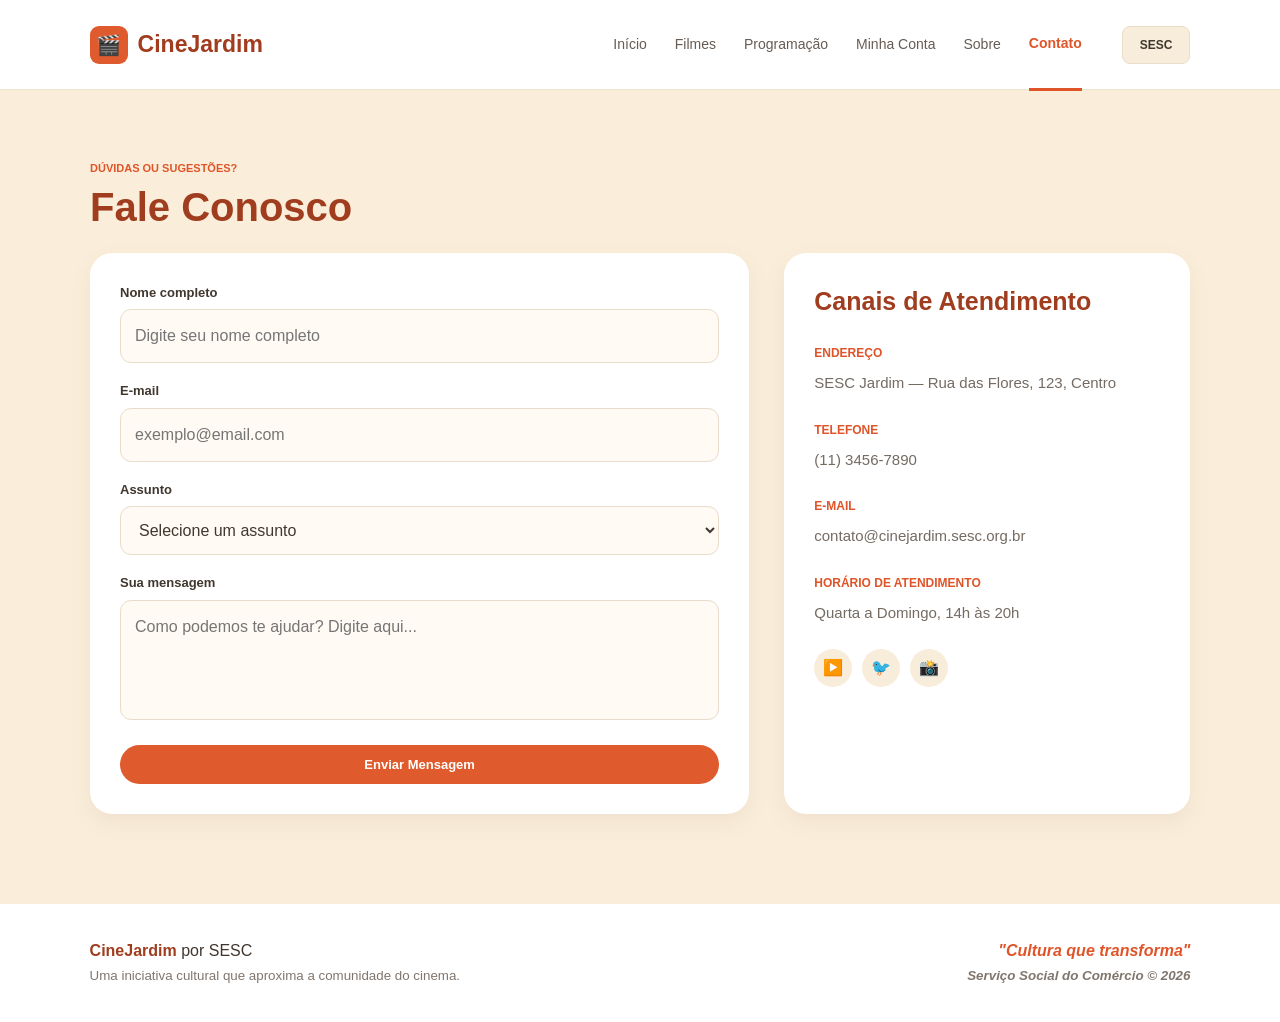
<file: contato.html>
<!DOCTYPE html>
<html lang="pt-BR">

<head>
    <meta charset="UTF-8">
    <meta name="viewport" content="width=device-width, initial-scale=1.0">
    <title>CineJardim - Contato</title>
    <link rel="stylesheet" href="style.css">
</head>

<body>
    <header class="cabecalho">
        <div class="logo">
            <span class="icone-logo">🎬</span>CineJardim
        </div>

        <nav class="navegacao">
            <a href="index.html">Início</a>
            <a href="filmes.html">Filmes</a>
            <a href="programacao.html">Programação</a>
            <a href="conta.html">Minha Conta</a>
            <a href="sobre.html">Sobre</a>
            <a href="contato.html" class="ativo">Contato</a>
        </nav>

        <span class="sesc">SESC</span>
    </header>

    <main>
        <section class="pagina">
            <div class="container">
                <div class="subtitulo">DÚVIDAS OU SUGESTÕES?</div>

                <h1>Fale Conosco</h1>

                <div class="layout-contato">

                    <div class="cartao-formulario">
                        <div class="grupo-formulario">
                            <label>Nome completo</label>
                            <input placeholder="Digite seu nome completo">
                        </div>

                        <div class="grupo-formulario">
                            <label>E-mail</label>
                            <input placeholder="exemplo@email.com">
                        </div>

                        <div class="grupo-formulario">
                            <label>Assunto</label>
                            <select>
                                <option>Selecione um assunto</option>
                                <option>Reserva</option>
                                <option>Programação</option>
                                <option>Outros</option>
                            </select>
                        </div>

                        <div class="grupo-formulario">
                            <label>Sua mensagem</label>
                            <textarea placeholder="Como podemos te ajudar? Digite aqui..."></textarea>
                        </div>

                        <button class="botao" style="width:100%">
                            Enviar Mensagem
                        </button>
                    </div>

                    <div class="cartao-contato">
                        <h2>Canais de Atendimento</h2>

                        <div class="informacoes-contato">
                            <strong style="color:#df5428;font-size:12px">ENDEREÇO</strong>
                            <p>SESC Jardim — Rua das Flores, 123, Centro</p>

                            <strong style="color:#df5428;font-size:12px">TELEFONE</strong>
                            <p>(11) 3456-7890</p>

                            <strong style="color:#df5428;font-size:12px">E-MAIL</strong>
                            <p>contato@cinejardim.sesc.org.br</p>

                            <strong style="color:#df5428;font-size:12px">
                                HORÁRIO DE ATENDIMENTO
                            </strong>
                            <p>Quarta a Domingo, 14h às 20h</p>
                        </div>

                        <div class="redes-sociais">
                            <div class="rede-social">▶️</div>
                            <div class="rede-social">🐦</div>
                            <div class="rede-social">📸</div>
                        </div>
                    </div>

                </div>
            </div>
        </section>
    </main>

    <footer class="rodape">
        <div>
            <strong>CineJardim</strong> por SESC<br>
            <small>
                Uma iniciativa cultural que aproxima a comunidade do cinema.
            </small>
        </div>

        <div class="rodape-direita">
            "Cultura que transforma"<br>
            <small>Serviço Social do Comércio © 2026</small>
        </div>
    </footer>
</body>

</html>
</file>
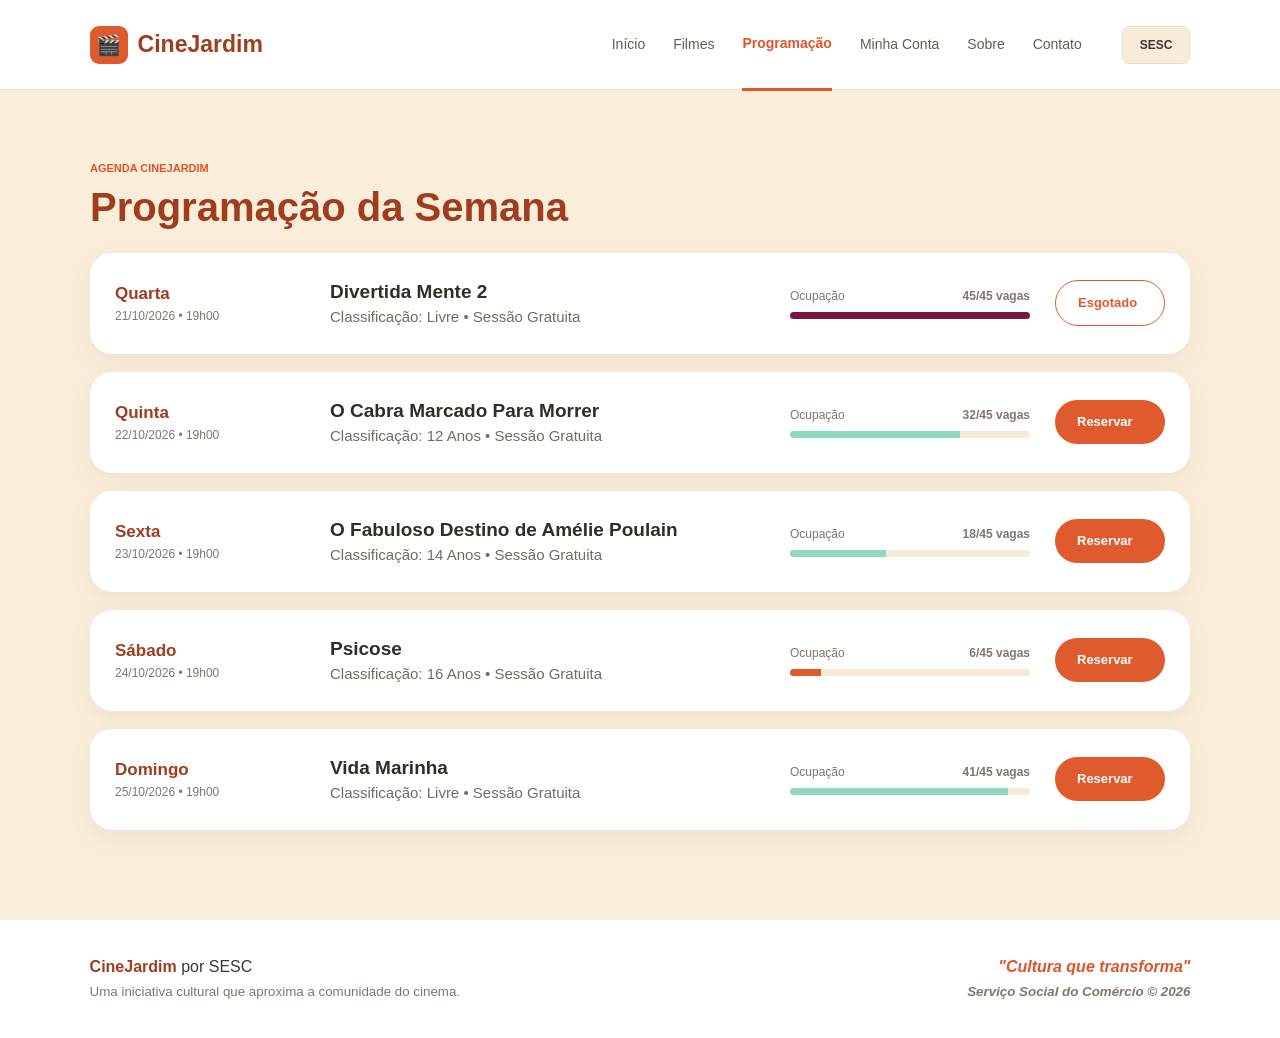
<file: programacao.html>
<!DOCTYPE html>
<html lang="pt-BR">

<head>
    <meta charset="UTF-8">
    <meta name="viewport" content="width=device-width, initial-scale=1.0">
    <title>CineJardim - Programação</title>
    <link rel="stylesheet" href="style.css">
</head>

<body>
    <header class="cabecalho">
        <div class="logo">
            <span class="icone-logo">🎬</span>CineJardim
        </div>

        <nav class="navegacao">
            <a href="index.html">Início</a>
            <a href="filmes.html">Filmes</a>
            <a href="programacao.html" class="ativo">Programação</a>
            <a href="conta.html">Minha Conta</a>
            <a href="sobre.html">Sobre</a>
            <a href="contato.html">Contato</a>
        </nav>

        <span class="sesc">SESC</span>
    </header>

    <main>
        <section class="pagina">
            <div class="container">
                <div class="subtitulo">AGENDA CINEJARDIM</div>

                <h1>Programação da Semana</h1>

                <div class="lista-programacao">

                    <article class="cartao-sessao">
                        <div>
                            <div class="dia">Quarta</div>
                            <div class="data">21/10/2026 • 19h00</div>
                        </div>

                        <div>
                            <h3>Divertida Mente 2</h3>
                            <p>Classificação: Livre • Sessão Gratuita</p>
                        </div>

                        <div class="ocupacao">
                            <label>
                                <span>Ocupação</span>
                                <strong>45/45 vagas</strong>
                            </label>

                            <div class="progresso cheio">
                                <span style="width:100%"></span>
                            </div>
                        </div>

                        <a class="botao botao-contorno" href="">Esgotado</a>
                    </article>

                    <article class="cartao-sessao">
                        <div>
                            <div class="dia">Quinta</div>
                            <div class="data">22/10/2026 • 19h00</div>
                        </div>

                        <div>
                            <h3>O Cabra Marcado Para Morrer</h3>
                            <p>Classificação: 12 Anos • Sessão Gratuita</p>
                        </div>

                        <div class="ocupacao">
                            <label>
                                <span>Ocupação</span>
                                <strong>32/45 vagas</strong>
                            </label>

                            <div class="progresso">
                                <span style="width:71%"></span>
                            </div>
                        </div>

                        <a class="botao" href="reserva.html">Reservar</a>
                    </article>

                    <article class="cartao-sessao">
                        <div>
                            <div class="dia">Sexta</div>
                            <div class="data">23/10/2026 • 19h00</div>
                        </div>

                        <div>
                            <h3>O Fabuloso Destino de Amélie Poulain</h3>
                            <p>Classificação: 14 Anos • Sessão Gratuita</p>
                        </div>

                        <div class="ocupacao">
                            <label>
                                <span>Ocupação</span>
                                <strong>18/45 vagas</strong>
                            </label>

                            <div class="progresso">
                                <span style="width:40%"></span>
                            </div>
                        </div>

                        <a class="botao" href="reserva.html">Reservar</a>
                    </article>

                    <article class="cartao-sessao">
                        <div>
                            <div class="dia">Sábado</div>
                            <div class="data">24/10/2026 • 19h00</div>
                        </div>

                        <div>
                            <h3>Psicose</h3>
                            <p>Classificação: 16 Anos • Sessão Gratuita</p>
                        </div>

                        <div class="ocupacao">
                            <label>
                                <span>Ocupação</span>
                                <strong>6/45 vagas</strong>
                            </label>

                            <div class="progresso baixo">
                                <span style="width:13%"></span>
                            </div>
                        </div>

                        <a class="botao" href="reserva.html">Reservar</a>
                    </article>

                    <article class="cartao-sessao">
                        <div>
                            <div class="dia">Domingo</div>
                            <div class="data">25/10/2026 • 19h00</div>
                        </div>

                        <div>
                            <h3>Vida Marinha</h3>
                            <p>Classificação: Livre • Sessão Gratuita</p>
                        </div>

                        <div class="ocupacao">
                            <label>
                                <span>Ocupação</span>
                                <strong>41/45 vagas</strong>
                            </label>

                            <div class="progresso">
                                <span style="width:91%"></span>
                            </div>
                        </div>

                        <a class="botao" href="reserva.html">Reservar</a>
                    </article>

                </div>
            </div>
        </section>
    </main>

    <footer class="rodape">
        <div>
            <strong>CineJardim</strong> por SESC<br>
            <small>
                Uma iniciativa cultural que aproxima a comunidade do cinema.
            </small>
        </div>

        <div class="rodape-direita">
            "Cultura que transforma"<br>
            <small>Serviço Social do Comércio © 2026</small>
        </div>
    </footer>
</body>

</html>
</file>
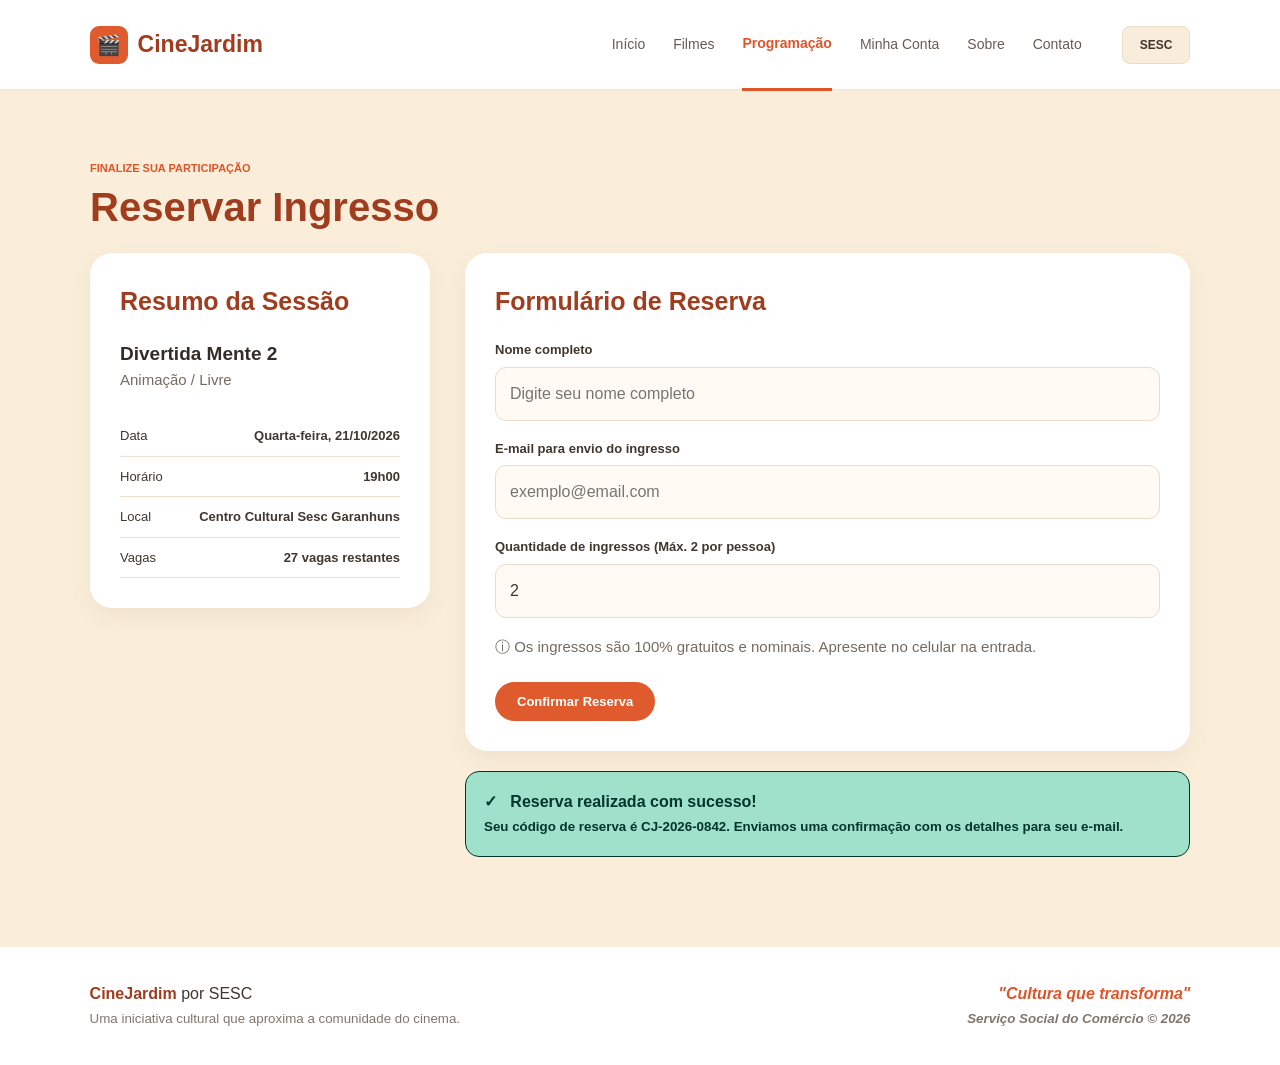
<file: reserva.html>
<!DOCTYPE html>
<html lang="pt-BR">

<head>
    <meta charset="UTF-8">
    <meta name="viewport" content="width=device-width, initial-scale=1.0">
    <title>CineJardim - Reserva</title>
    <link rel="stylesheet" href="style.css">
</head>

<body>
    <header class="cabecalho">
        <div class="logo">
            <span class="icone-logo">🎬</span>CineJardim
        </div>

        <nav class="navegacao">
            <a href="index.html">Início</a>
            <a href="filmes.html">Filmes</a>
            <a href="programacao.html" class="ativo">Programação</a>
            <a href="conta.html">Minha Conta</a>
            <a href="sobre.html">Sobre</a>
            <a href="contato.html">Contato</a>
        </nav>

        <span class="sesc">SESC</span>
    </header>

    <main>
        <section class="pagina">
            <div class="container">
                <div class="subtitulo">FINALIZE SUA PARTICIPAÇÃO</div>

                <h1>Reservar Ingresso</h1>

                <div class="layout-reserva">

                    <div>
                        <div class="cartao-info">
                            <h2>Resumo da Sessão</h2>
                            <h3>Divertida Mente 2</h3>
                            <p>Animação / Livre</p>

                            <div class="lista-resumo">
                                <div>
                                    <span>Data</span>
                                    <strong>Quarta-feira, 21/10/2026</strong>
                                </div>

                                <div>
                                    <span>Horário</span>
                                    <strong>19h00</strong>
                                </div>

                                <div>
                                    <span>Local</span>
                                    <strong>Centro Cultural Sesc Garanhuns</strong>
                                </div>

                                <div>
                                    <span>Vagas</span>
                                    <strong>27 vagas restantes</strong>
                                </div>
                            </div>
                        </div>
                    </div>

                    <div>
                        <div class="cartao-formulario">
                            <h2>Formulário de Reserva</h2>

                            <form>
                                <div class="grupo-formulario">
                                    <label>Nome completo</label>
                                    <input type="text" placeholder="Digite seu nome completo">
                                </div>

                                <div class="grupo-formulario">
                                    <label>E-mail para envio do ingresso</label>
                                    <input type="email" placeholder="exemplo@email.com">
                                </div>

                                <div class="grupo-formulario">
                                    <label>Quantidade de ingressos (Máx. 2 por pessoa)</label>
                                    <input type="number" value="2" min="1" max="2">
                                </div>

                                <p>
                                    ⓘ Os ingressos são 100% gratuitos e nominais.
                                    Apresente no celular na entrada.
                                </p>

                                <br>

                                <button class="botao" type="button">
                                    Confirmar Reserva
                                </button>
                            </form>
                        </div>

                        <div class="sucesso">
                            ✓ &nbsp; Reserva realizada com sucesso!<br>
                            <small>
                                Seu código de reserva é
                                <strong>CJ-2026-0842</strong>.
                                Enviamos uma confirmação com os detalhes para seu e-mail.
                            </small>
                        </div>
                    </div>

                </div>
            </div>
        </section>
    </main>

    <footer class="rodape">
        <div>
            <strong>CineJardim</strong> por SESC<br>
            <small>
                Uma iniciativa cultural que aproxima a comunidade do cinema.
            </small>
        </div>

        <div class="rodape-direita">
            "Cultura que transforma"<br>
            <small>Serviço Social do Comércio © 2026</small>
        </div>
    </footer>
</body>

</html>
</file>
<file: style.css>
* {
    box-sizing: border-box;
    margin: 0;
    padding: 0;
}

body {
    font-family: Arial, Helvetica, sans-serif;
    background: #faeeda;
    color: #40372f;
    line-height: 1.5;
}

a {
    text-decoration: none;
    color: inherit;
}

/* CABEÇALHO */

.cabecalho {
    height: 90px;
    background: #fff;
    display: flex;
    align-items: center;
    padding: 0 7%;
    gap: 40px;
    border-bottom: 1px solid #f0e3d0;
}

.logo {
    display: flex;
    align-items: center;
    gap: 10px;
    color: #a13d1e;
    font-weight: 800;
    font-size: 23px;
    margin-right: auto;
}

.icone-logo {
    width: 38px;
    height: 38px;
    border-radius: 9px;
    background: #df5b2d;
    color: white;
    display: flex;
    align-items: center;
    justify-content: center;
    font-size: 20px;
}

.navegacao {
    display: flex;
    gap: 28px;
    align-items: center;
}

.navegacao a {
    font-size: 14px;
    color: #665c54;
    padding: 34px 0;
}

.navegacao a:hover,
.navegacao a.ativo {
    color: #df5428;
    font-weight: bold;
    border-bottom: 3px solid #df5428;
}

.sesc {
    background: #f8edda;
    border: 1px solid #eadcc6;
    border-radius: 8px;
    padding: 9px 17px;
    font-size: 12px;
    font-weight: bold;
}

/* PRINCIPAL */

main {
    min-height: calc(100vh - 220px);
}

.container {
    width: 86%;
    max-width: 1100px;
    margin: auto;
}

.pagina {
    padding: 70px 0 90px;
}

.subtitulo {
    font-size: 11px;
    color: #df5428;
    font-weight: bold;
    text-transform: uppercase;
    margin-bottom: 8px;
}

h1 {
    font-size: 40px;
    line-height: 1.1;
    color: #9f3d1e;
    margin-bottom: 24px;
}

h2 {
    font-size: 25px;
    color: #9f3d1e;
    margin-bottom: 20px;
}

h3 {
    font-size: 19px;
    color: #332d28;
}

p {
    color: #746b63;
    font-size: 15px;
}

/* BOTÕES */

.botao {
    display: inline-block;
    background: #df5b2d;
    color: #fff;
    border: 0;
    border-radius: 24px;
    padding: 12px 22px;
    font-weight: bold;
    font-size: 13px;
    cursor: pointer;
}

.botao:hover {
    background: #b94420;
}

.botao-contorno {
    background: white;
    color: #df5b2d;
    border: 1px solid #df5b2d;
}

/* RODAPÉ */

.rodape {
    background: #fff;
    padding: 35px 7%;
    display: flex;
    justify-content: space-between;
    gap: 30px;
    align-items: center;
}

.rodape strong {
    color: #9f3d1e;
}

.rodape small {
    color: #81766d;
}

.rodape-direita {
    text-align: right;
    color: #df5428;
    font-weight: bold;
    font-style: italic;
}

/* PÁGINA INICIAL */

.principal {
    display: grid;
    grid-template-columns: 1.05fr .95fr;
    gap: 55px;
    align-items: center;
}

.imagem-principal {
    height: 330px;
    border-radius: 25px;
    background: linear-gradient(135deg, #35302d, #8a5a42 55%, #df5b2d);
    display: flex;
    align-items: center;
    justify-content: center;
    color: white;
    font-size: 80px;
    overflow: hidden;
}

/* CORREÇÃO DA IMAGEM */

.imagem-principal img {
    width: 100%;
    height: 100%;
    object-fit: cover;
    border-radius: 25px;
    display: block;
}

.principal p {
    max-width: 560px;
    margin-bottom: 25px;
}

.cartoes-inicio {
    display: grid;
    grid-template-columns: 330px 1fr;
    gap: 35px;
    margin-top: 65px;
}

.cartao-info,
.cartao-sessao,
.cartao-formulario,
.cartao-conta,
.cartao-contato,
.missao {
    background: #fff;
    border-radius: 22px;
    padding: 30px;
    box-shadow: 0 8px 22px rgba(110, 75, 45, .08);
}

.grade-destaques {
    display: grid;
    grid-template-columns: 1fr 1fr;
    gap: 18px;
}

.filme-pequeno {
    display: flex;
    gap: 15px;
    align-items: center;
}

.poster-pequeno {
    width: 82px;
    height: 105px;
    border-radius: 10px;
    background: linear-gradient(135deg, #4d9b75, #f1a33c);
    flex-shrink: 0;
    overflow: hidden; 
}

.poster-pequeno img {
    width: 100%;
    height: 100%;
    object-fit: cover; /* Ajusta a imagem sem distorcer as proporções */
    display: block;
}

.poster-pequeno.segundo {
    background: linear-gradient(135deg, #111, #d92222);
}

/* FILMES */

.grade-filmes {
    display: grid;
    grid-template-columns: repeat(3, 1fr);
    gap: 22px;
}

.cartao-filme {
    background: #fff;
    border-radius: 18px;
    overflow: hidden;
    box-shadow: 0 7px 18px rgba(110, 75, 45, .08);
}



.poster img {
    width: 100%;
    height: 100%;
    object-fit: cover;
    display: block;
}
.corpo-filme {
    padding: 18px;
}

.informacoes {
    display: flex;
    justify-content: space-between;
    gap: 10px;
    color: #df5428;
    font-size: 11px;
    font-weight: bold;
    margin-bottom: 6px;
}

.etiqueta {
    padding: 5px 8px;
    border-radius: 7px;
    font-size: 10px;
    font-weight: bold;
    background: #9fe1cb;
    color: #04342c;
    white-space: nowrap;
}

.etiqueta.idade12 {
    background: #f3cf74;
    color: #604500;
}

.etiqueta.idade14 {
    background: #f3d3c0;
    color: #71341e;
}

.etiqueta.idade16 {
    background: #ed93b1;
    color: #4b1528;
}

.duracao {
    font-size: 11px;
    color: #82766e;
    margin: 7px 0 14px;
}

.corpo-filme p {
    font-size: 12px;
    margin-bottom: 15px;
}

/* PROGRAMAÇÃO */

.lista-programacao {
    display: flex;
    flex-direction: column;
    gap: 18px;
}

.cartao-sessao {
    display: grid;
    grid-template-columns: 190px 1fr 240px 110px;
    align-items: center;
    gap: 25px;
    padding: 25px;
}

.dia {
    font-size: 17px;
    font-weight: bold;
    color: #9f3d1e;
}

.data {
    font-size: 12px;
    color: #82766e;
}

.ocupacao label {
    font-size: 12px;
    color: #82766e;
    display: flex;
    justify-content: space-between;
    margin-bottom: 7px;
}

.progresso {
    height: 7px;
    background: #f4ead7;
    border-radius: 10px;
    overflow: hidden;
}

.progresso span {
    display: block;
    height: 100%;
    background: #8fd9c2;
}

.progresso.cheio span {
    background: #7b153f;
}

.progresso.baixo span {
    background: #df5b2d;
}

/* RESERVA */

.layout-reserva {
    display: grid;
    grid-template-columns: 340px 1fr;
    gap: 35px;
}

.lista-resumo {
    margin-top: 25px;
}

.lista-resumo div {
    display: flex;
    justify-content: space-between;
    padding: 10px 0;
    border-bottom: 1px solid #eee0cf;
    font-size: 13px;
}

.grupo-formulario {
    margin-bottom: 18px;
}

.grupo-formulario label {
    display: block;
    font-weight: bold;
    font-size: 13px;
    margin-bottom: 7px;
}

input,
textarea,
select {
    width: 100%;
    padding: 14px;
    border: 1px solid #eadcca;
    border-radius: 11px;
    background: #fffaf4;
    font: inherit;
    color: #40372f;
}

textarea {
    height: 120px;
    resize: none;
}

.sucesso {
    margin-top: 20px;
    background: #9fe1cb;
    color: #04342c;
    border: 1px solid #04342c;
    border-radius: 14px;
    padding: 18px;
    font-weight: bold;
}

/* CONTA */

.layout-conta {
    display: grid;
    grid-template-columns: 320px 1fr;
    gap: 40px;
}

.avatar {
    width: 72px;
    height: 72px;
    border-radius: 50%;
    background: #df5b2d;
    color: white;
    display: flex;
    align-items: center;
    justify-content: center;
    font-size: 25px;
    font-weight: bold;
    margin: 0 auto 15px;
}

.perfil {
    text-align: center;
}

.perfil hr {
    border: 0;
    border-top: 1px solid #eadcca;
    margin: 20px 0;
}

.linha-perfil {
    display: flex;
    justify-content: space-between;
    font-size: 13px;
    margin: 10px 0;
}

.reserva {
    display: grid;
    grid-template-columns: 110px 1fr 170px;
    gap: 20px;
    align-items: center;
}

.poster-conta img {
    width: 100%;
    height: 100%;
    object-fit: cover;
    display: block;
}

.qr img {
  width: 100%;
    height: 100%;
    object-fit: cover;
    display: block;
}

.codigo {
    text-align: center;
    font-size: 12px;
    font-weight: bold;
    margin-top: 8px;
}

/* SOBRE */

.sobre-topo {
    display: grid;
    grid-template-columns: 1fr 1fr;
  gap: 60px;
    align-items: center;
}



.imagem-sobre img {
  width: 100%;
    height: 100%;
    object-fit: cover;
    border-radius: 25px;
    display: block;
}

.missao {
    margin-top: 45px;
}

.etapas {
    display: grid;
    grid-template-columns: repeat(3, 1fr);
    gap: 20px;
    margin-top: 25px;
}

.etapa {
    background: #fff;
    border-radius: 18px;
    padding: 25px;
}

.numero-etapa {
    display: inline-flex;
    width: 34px;
    height: 34px;
    border-radius: 8px;
    background: #f8edda;
    color: #df5b2d;
    align-items: center;
    justify-content: center;
    font-weight: bold;
    margin-bottom: 15px;
}

/* CONTATO */

.layout-contato {
    display: grid;
    grid-template-columns: 1.3fr .8fr;
    gap: 35px;
}

.informacoes-contato p {
    margin: 8px 0 22px;
}

.redes-sociais {
    display: flex;
    gap: 10px;
    margin-top: 25px;
}

.rede-social {
    width: 38px;
    height: 38px;
    border-radius: 50%;
    background: #f8edda;
    color: #df5b2d;
    display: flex;
    align-items: center;
    justify-content: center;
    font-weight: bold;
}
</file>
